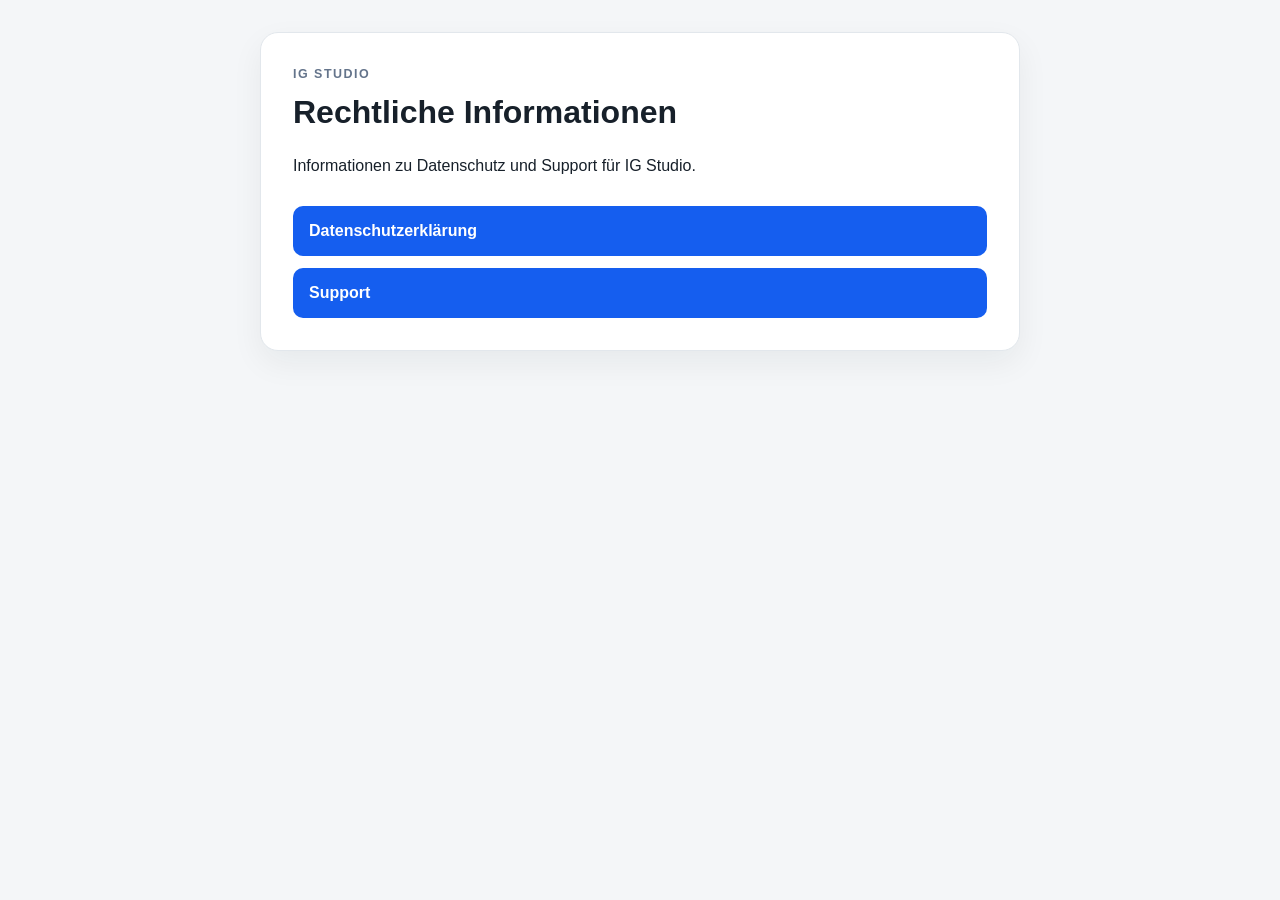
<file: index.html>
<!doctype html>
<html lang="de">
<head>
  <meta charset="utf-8">
  <meta name="viewport" content="width=device-width, initial-scale=1">
  <title>IG Studio – Rechtliche Informationen</title>
  <link rel="stylesheet" href="style.css">
</head>
<body>
  <main class="card">
    <p class="eyebrow">IG STUDIO</p>
    <h1>Rechtliche Informationen</h1>
    <p>Informationen zu Datenschutz und Support für IG Studio.</p>
    <nav>
      <a href="privacy.html">Datenschutzerklärung</a>
      <a href="support.html">Support</a>
    </nav>
  </main>
</body>
</html>
</file>
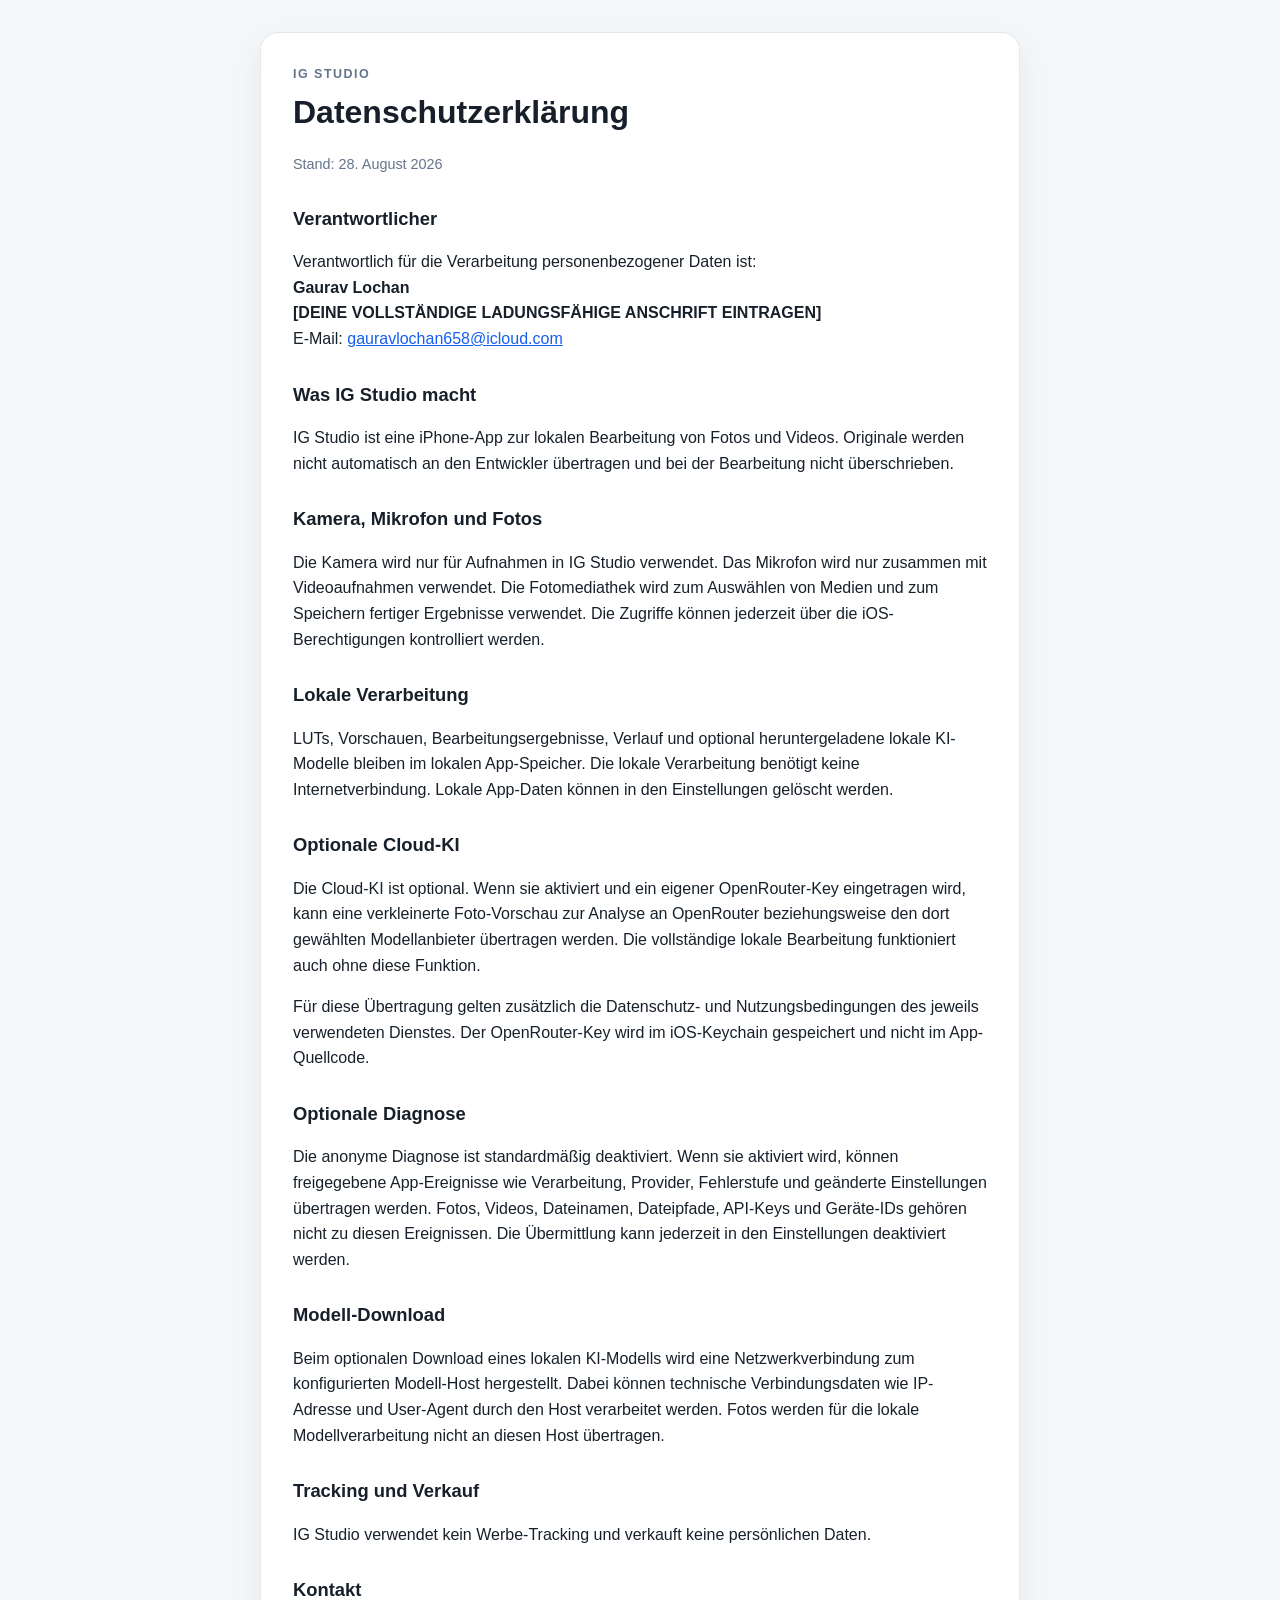
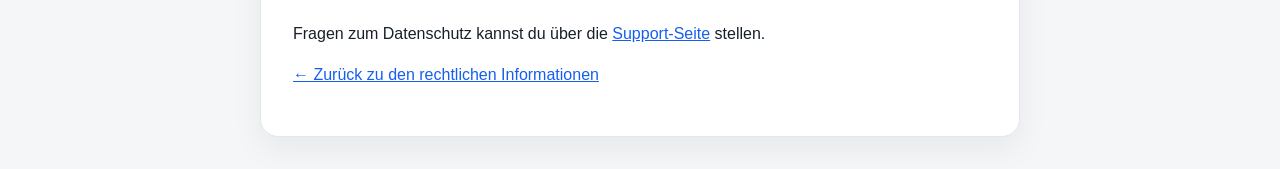
<file: privacy.html>
<!doctype html>
<html lang="de">
<head>
  <meta charset="utf-8">
  <meta name="viewport" content="width=device-width, initial-scale=1">
  <title>IG Studio – Datenschutzerklärung</title>
  <link rel="stylesheet" href="style.css">
</head>
<body>
  <main class="card">
    <p class="eyebrow">IG STUDIO</p>
    <h1>Datenschutzerklärung</h1>
    <p class="updated">Stand: 28. August 2026</p>

    <h2>Verantwortlicher</h2>
    <p>
      Verantwortlich für die Verarbeitung personenbezogener Daten ist:<br>
      <strong>Gaurav Lochan</strong><br>
      <strong>[DEINE VOLLSTÄNDIGE LADUNGSFÄHIGE ANSCHRIFT EINTRAGEN]</strong><br>
      E-Mail: <a href="mailto:gauravlochan658@icloud.com">gauravlochan658@icloud.com</a>
    </p>

    <h2>Was IG Studio macht</h2>
    <p>IG Studio ist eine iPhone-App zur lokalen Bearbeitung von Fotos und Videos. Originale werden nicht automatisch an den Entwickler übertragen und bei der Bearbeitung nicht überschrieben.</p>

    <h2>Kamera, Mikrofon und Fotos</h2>
    <p>Die Kamera wird nur für Aufnahmen in IG Studio verwendet. Das Mikrofon wird nur zusammen mit Videoaufnahmen verwendet. Die Fotomediathek wird zum Auswählen von Medien und zum Speichern fertiger Ergebnisse verwendet. Die Zugriffe können jederzeit über die iOS-Berechtigungen kontrolliert werden.</p>

    <h2>Lokale Verarbeitung</h2>
    <p>LUTs, Vorschauen, Bearbeitungsergebnisse, Verlauf und optional heruntergeladene lokale KI-Modelle bleiben im lokalen App-Speicher. Die lokale Verarbeitung benötigt keine Internetverbindung. Lokale App-Daten können in den Einstellungen gelöscht werden.</p>

    <h2>Optionale Cloud-KI</h2>
    <p>Die Cloud-KI ist optional. Wenn sie aktiviert und ein eigener OpenRouter-Key eingetragen wird, kann eine verkleinerte Foto-Vorschau zur Analyse an OpenRouter beziehungsweise den dort gewählten Modellanbieter übertragen werden. Die vollständige lokale Bearbeitung funktioniert auch ohne diese Funktion.</p>
    <p>Für diese Übertragung gelten zusätzlich die Datenschutz- und Nutzungsbedingungen des jeweils verwendeten Dienstes. Der OpenRouter-Key wird im iOS-Keychain gespeichert und nicht im App-Quellcode.</p>

    <h2>Optionale Diagnose</h2>
    <p>Die anonyme Diagnose ist standardmäßig deaktiviert. Wenn sie aktiviert wird, können freigegebene App-Ereignisse wie Verarbeitung, Provider, Fehlerstufe und geänderte Einstellungen übertragen werden. Fotos, Videos, Dateinamen, Dateipfade, API-Keys und Geräte-IDs gehören nicht zu diesen Ereignissen. Die Übermittlung kann jederzeit in den Einstellungen deaktiviert werden.</p>

    <h2>Modell-Download</h2>
    <p>Beim optionalen Download eines lokalen KI-Modells wird eine Netzwerkverbindung zum konfigurierten Modell-Host hergestellt. Dabei können technische Verbindungsdaten wie IP-Adresse und User-Agent durch den Host verarbeitet werden. Fotos werden für die lokale Modellverarbeitung nicht an diesen Host übertragen.</p>

    <h2>Tracking und Verkauf</h2>
    <p>IG Studio verwendet kein Werbe-Tracking und verkauft keine persönlichen Daten.</p>

    <h2>Kontakt</h2>
    <p>Fragen zum Datenschutz kannst du über die <a href="support.html">Support-Seite</a> stellen.</p>

    <p><a href="index.html">← Zurück zu den rechtlichen Informationen</a></p>
  </main>
</body>
</html>
</file>
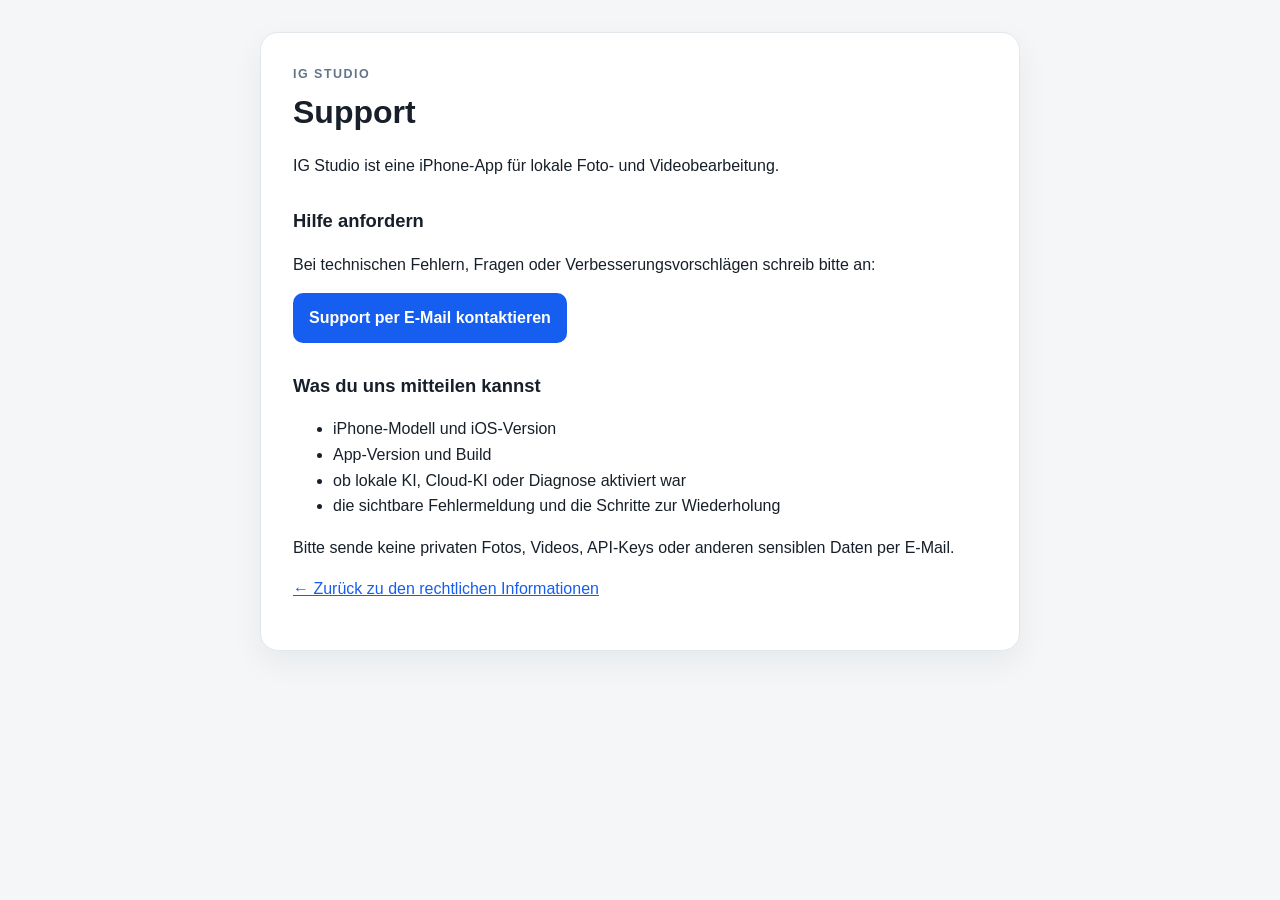
<file: support.html>
<!doctype html>
<html lang="de">
<head>
  <meta charset="utf-8">
  <meta name="viewport" content="width=device-width, initial-scale=1">
  <title>IG Studio – Support</title>
  <link rel="stylesheet" href="style.css">
</head>
<body>
  <main class="card">
    <p class="eyebrow">IG STUDIO</p>
    <h1>Support</h1>
    <p>IG Studio ist eine iPhone-App für lokale Foto- und Videobearbeitung.</p>

    <h2>Hilfe anfordern</h2>
    <p>Bei technischen Fehlern, Fragen oder Verbesserungsvorschlägen schreib bitte an:</p>
    <p><a class="button" href="mailto:gauravlochan658@icloud.com">Support per E-Mail kontaktieren</a></p>

    <h2>Was du uns mitteilen kannst</h2>
    <ul>
      <li>iPhone-Modell und iOS-Version</li>
      <li>App-Version und Build</li>
      <li>ob lokale KI, Cloud-KI oder Diagnose aktiviert war</li>
      <li>die sichtbare Fehlermeldung und die Schritte zur Wiederholung</li>
    </ul>
    <p>Bitte sende keine privaten Fotos, Videos, API-Keys oder anderen sensiblen Daten per E-Mail.</p>

    <p><a href="index.html">← Zurück zu den rechtlichen Informationen</a></p>
  </main>
</body>
</html>
</file>
<file: style.css>
:root {
  color-scheme: light;
  font-family: -apple-system, BlinkMacSystemFont, "Segoe UI", sans-serif;
  color: #17202a;
  background: #f4f6f8;
  line-height: 1.6;
}

body {
  margin: 0;
  padding: 32px 16px;
}

.card {
  box-sizing: border-box;
  max-width: 760px;
  margin: 0 auto;
  padding: 32px;
  background: #fff;
  border: 1px solid #e2e7ec;
  border-radius: 18px;
  box-shadow: 0 12px 32px rgba(23, 32, 42, .06);
}

.eyebrow {
  margin: 0 0 8px;
  color: #64748b;
  font-size: .78rem;
  font-weight: 700;
  letter-spacing: .12em;
}

h1 { margin-top: 0; line-height: 1.2; }
h2 { margin-top: 28px; font-size: 1.15rem; }
.updated { color: #64748b; font-size: .9rem; }
a { color: #155eef; }
nav { display: grid; gap: 12px; margin-top: 28px; }
nav a, .button {
  display: inline-block;
  padding: 12px 16px;
  border-radius: 10px;
  background: #155eef;
  color: #fff;
  text-decoration: none;
  font-weight: 600;
}

@media (max-width: 520px) {
  .card { padding: 24px 20px; }
}
</file>
